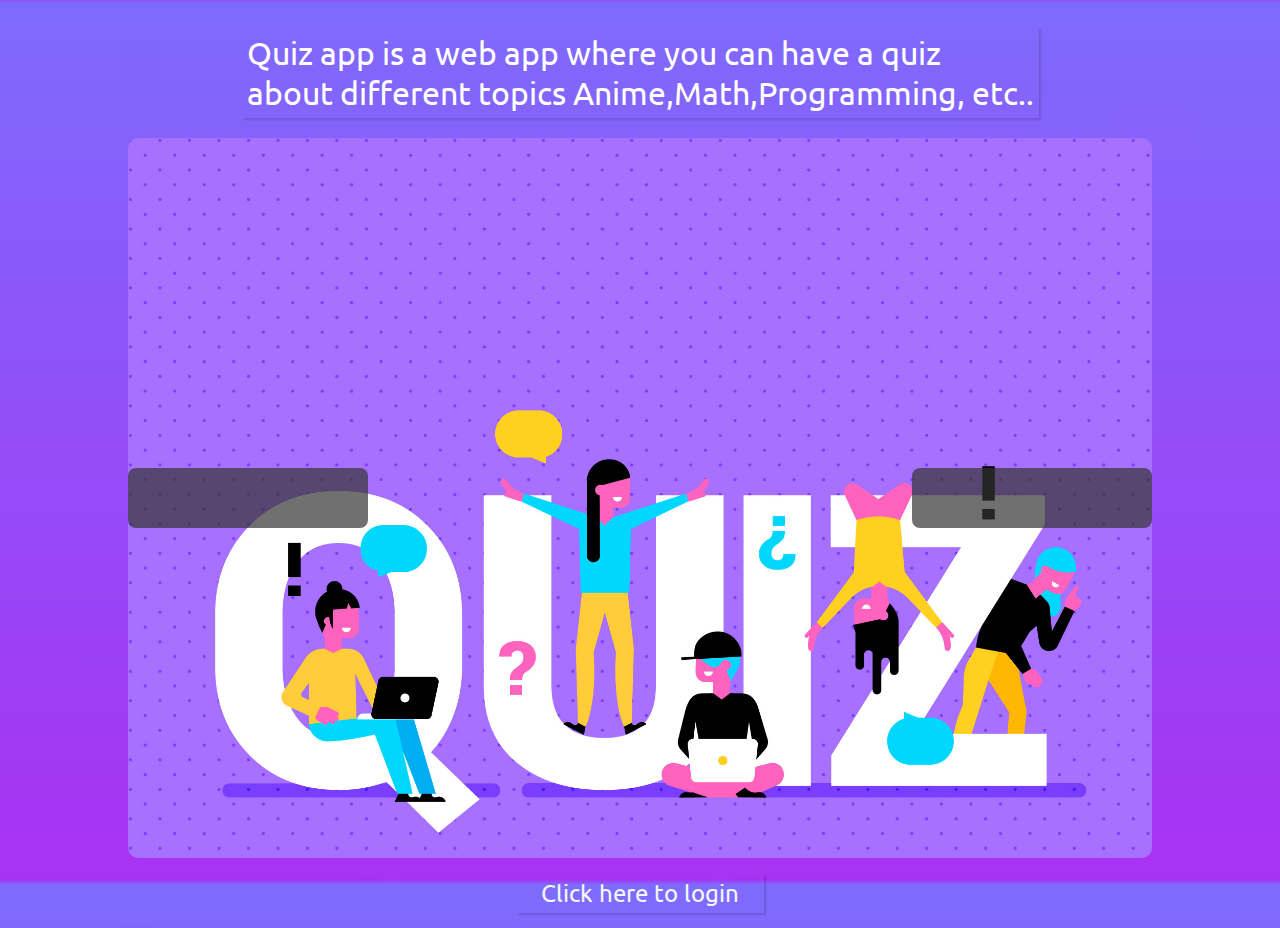
<file: html/index.html>
<!DOCTYPE html>
<html lang="en">
  <head>
    <link rel="preconnect" href="https://fonts.googleapis.com" />
    <link rel="preconnect" href="https://fonts.gstatic.com" crossorigin />
    <link
      href="https://fonts.googleapis.com/css2?family=Ubuntu:wght@500&display=swap"
      rel="stylesheet"
    />
    <link
      href="https://fonts.googleapis.com/icon?family=Material+Icons"
      rel="stylesheet"
    />
    <link
      href="https://fonts.googleapis.com/css2?family=Roboto:wght@300&display=swap"
      rel="stylesheet"
    />
    <meta charset="UTF-8" />
    <meta http-equiv="X-UA-Compatible" content="IE=edge" />
    <meta name="viewport" content="width=device-width, initial-scale=1.0" />
    <link rel="stylesheet" href="../css/index.css" crossorigin="anonymous" />
    <title>Document</title>
  </head>
  <body>
    <div class="hor">
      <div class="ver">
        <div class="hor">
          <div class="description hor">
            Quiz app is a web app where you can have a quiz <br />
            about different topics Anime,Math,Programming, etc..
          </div>
        </div>
        <div id="picBox" class="picBox ver">
          <div class="btnsRow hor">
            <div onclick="back()" class="btn1 ver hor">
              <span class="material-icons">west </span>
            </div>
            <div onclick="forward()" class="btn1 ver hor">
              <span class="material-icons">east </span>
            </div>
          </div>
        </div>
        <div class="hor">
          <div class="login">
            <a href="../html/login.html">Click here to login</a>
          </div>
        </div>
      </div>
    </div>
    <script src="../js/index.js"></script>
  </body>
</html>
</file>
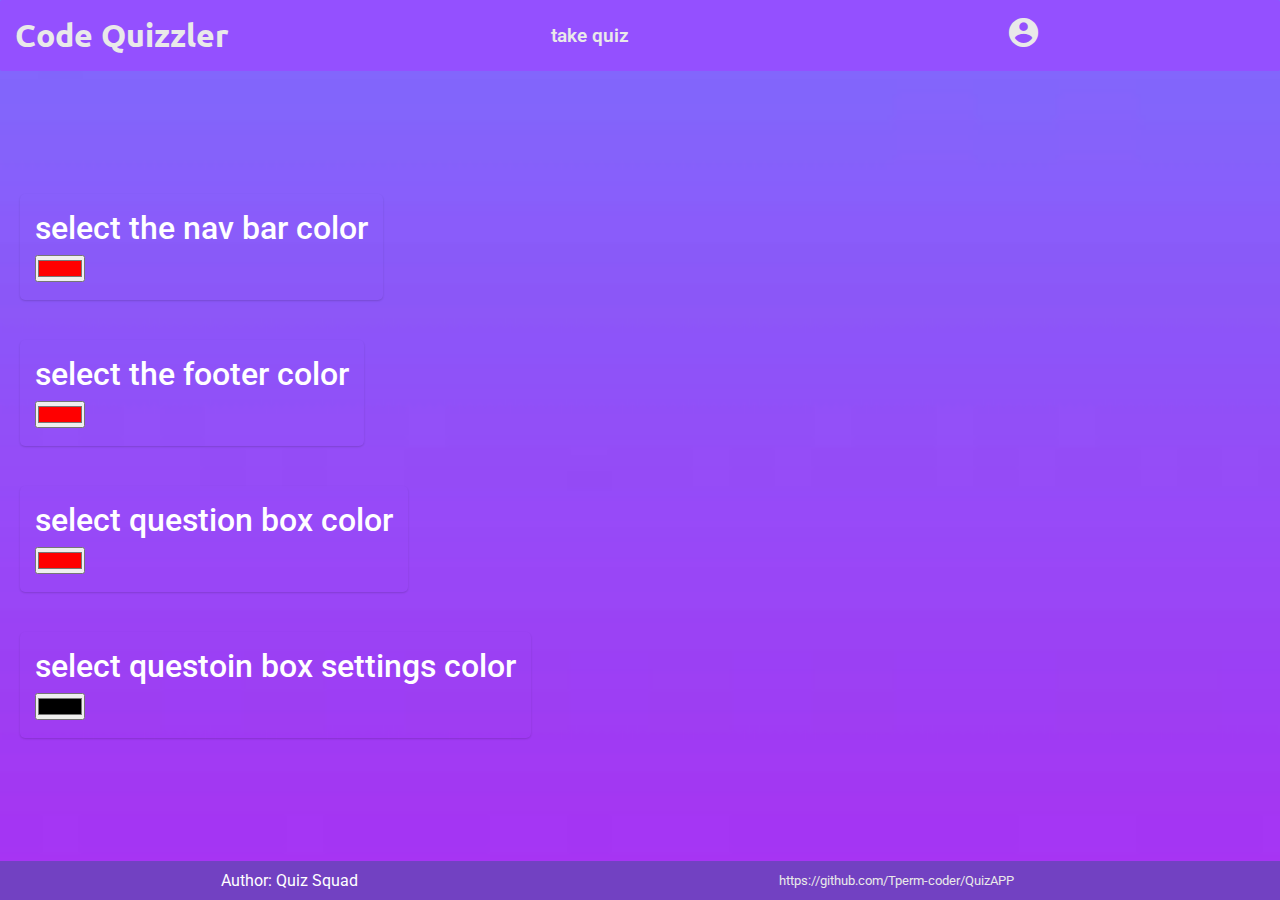
<file: html/admin.html>
<!DOCTYPE html>
<html lang="en">
  <head>
    <link rel="preconnect" href="https://fonts.googleapis.com" />
    <link rel="preconnect" href="https://fonts.gstatic.com" crossorigin />
    <link
      href="https://fonts.googleapis.com/css2?family=Ubuntu:wght@500&display=swap"
      rel="stylesheet"
    />
    <link
      href="https://fonts.googleapis.com/icon?family=Material+Icons"
      rel="stylesheet"
    />
    <link
      href="https://fonts.googleapis.com/css2?family=Roboto:wght@300&display=swap"
      rel="stylesheet"
    />
    <meta charset="UTF-8" />
    <meta http-equiv="X-UA-Compatible" content="IE=edge" />
    <meta name="viewport" content="width=device-width, initial-scale=1.0" />
    <link rel="stylesheet" href="../css/admin.css" />
    <link rel="stylesheet" href="../css/profile.css" />

    <title>Document</title>
  </head>
  <body>
    <div id="navBarClr" class="navBar">
      <div onclick="home()" class="appName">Code Quizzler</div>
      <div class="options">
        <div onclick="takeQuiz()" class="page">take quiz</div>
      </div>
      <div>
        <div onclick="profile()" class="material-icons">account_circle</div>
        <div onclick="logOut()" class="material-icons">logout</div>
      </div>
    </div>
    <div class="container">
      <div class="field">
        <div class="lbl">select the nav bar color</div>
        <div class="input">
          <input
            onchange="updateClrs()"
            type="color"
            id="navClr"
            name="favcolor"
            value="#ff0000"
          />
        </div>
      </div>
      <div class="field">
        <div class="lbl">select the footer color</div>
        <div class="input">
          <input
            onchange="updateClrs()"
            type="color"
            id="ftrClr"
            name="favcolor"
            value="#ff0000"
          />
        </div>
      </div>
      <div class="field">
        <div class="lbl">select question box color</div>
        <div class="input">
          <input
            onchange="updateClrs()"
            type="color"
            id="qClr"
            name="favcolor"
            value="#ff0000"
          />
        </div>
      </div>
      <div class="field">
        <div class="lbl">select questoin box settings color</div>
        <div class="input">
          <input
            onchange="updateClrs()"
            type="color"
            id="sClr"
            name="favcolor"
            value=""
          />
        </div>
      </div>
    </div>
    <script src="../js/admin.js"></script>
    <footer id="footerClr">
      <div class="footer">
        <p style="color: white">Author: Quiz Squad</p>
        <a
          style="font-size: small"
          class="page"
          href="https://github.com/Tperm-coder/QuizAPP"
          >https://github.com/Tperm-coder/QuizAPP</a
        >
      </div>
    </footer>
    <script src="../js/userMainpage.js"></script>
  </body>
</html>
</file>
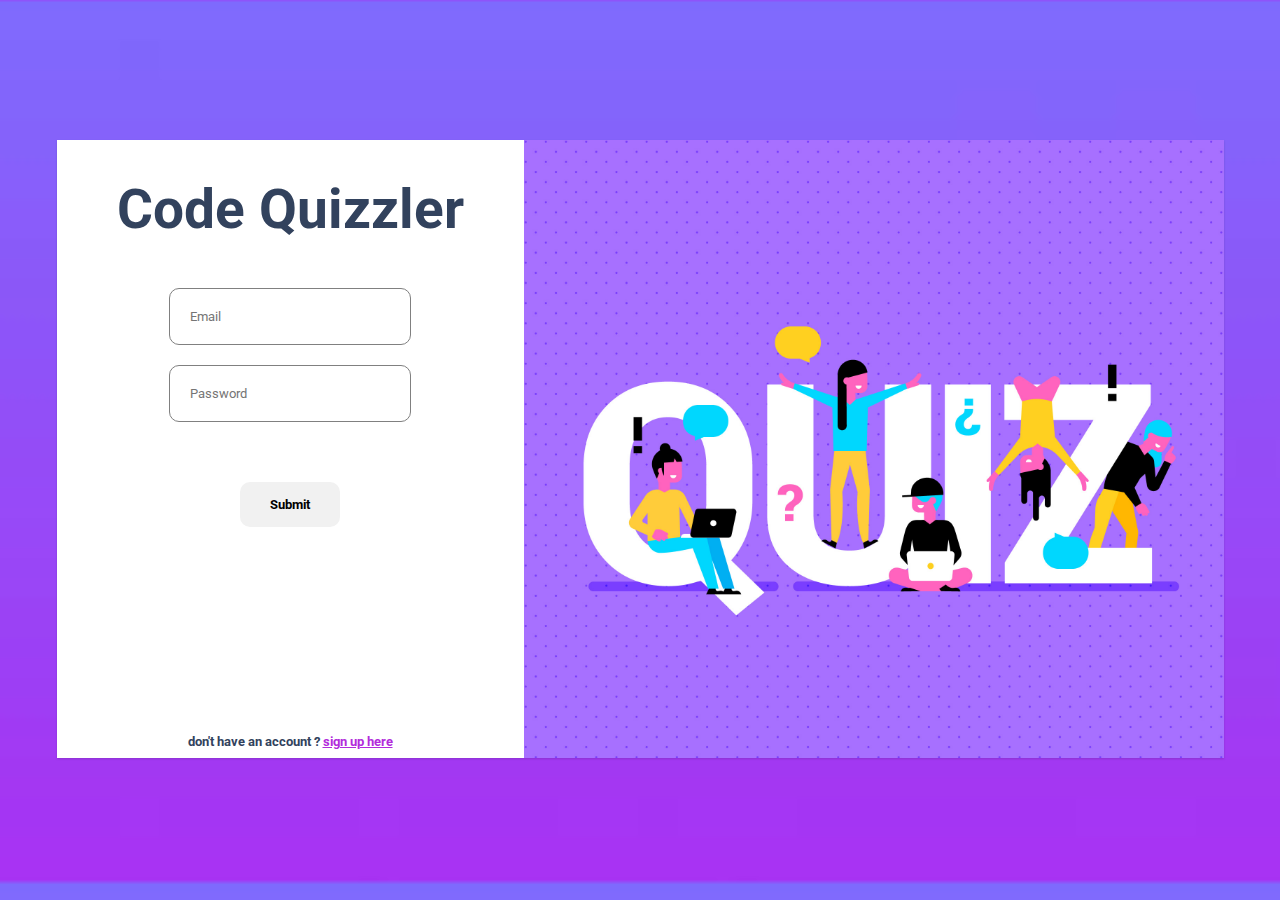
<file: html/login.html>
<!DOCTYPE html>
<html lang="en">
  <head>
    <link rel="preconnect" href="https://fonts.googleapis.com" />
    <link rel="preconnect" href="https://fonts.gstatic.com" crossorigin />
    <link
      href="https://fonts.googleapis.com/css2?family=Roboto:wght@300&display=swap"
      rel="stylesheet"
    />
    <link rel="stylesheet" href="../css/login.css" />
    <meta charset="UTF-8" />
    <meta http-equiv="X-UA-Compatible" content="IE=edge" />
    <meta
      name="viewport"
      content="width=device-width
    , initial-scale=1.0"
    />
    <title>Quiz app</title>
  </head>
  <body>
    <div class="verticalContainer">
      <div class="horizontalContainer">
        <div class="card">
          <div class="container">
            <div class="horizontalCenterLogin">
              <div class="loginBox">
                <h1 class="horizontalCenterSignUp">Code Quizzler</h1>
                <div class="loginBox">
                  <div class="horizontalCenterSignUp">
                    <input
                      id="email"
                      type="email"
                      name="email"
                      placeholder="Email"
                    />
                  </div>
                  <div class="horizontalCenterSignUp">
                    <input
                      id="password"
                      type="password"
                      name="password"
                      placeholder="Password"
                    />
                  </div>
                  <div class="horizontalCenterSignUp">
                    <input onclick="checkLogin()" type="submit" name="submit" />
                  </div>
                  <div
                    id="invalid"
                    class="invalid horizontalCenterSignUp"
                  ></div>
                </div>
              </div>
            </div>
            <div class="horizontalCenterSignUp">
              <h1 class="signUp">
                don't have an account ?
                <a href="../html/signUp.html">sign up here</a>
              </h1>
            </div>
          </div>
          <div class="bg"></div>
        </div>
      </div>
    </div>
    <script src="../js/login.js"></script>
  </body>
</html>
</file>
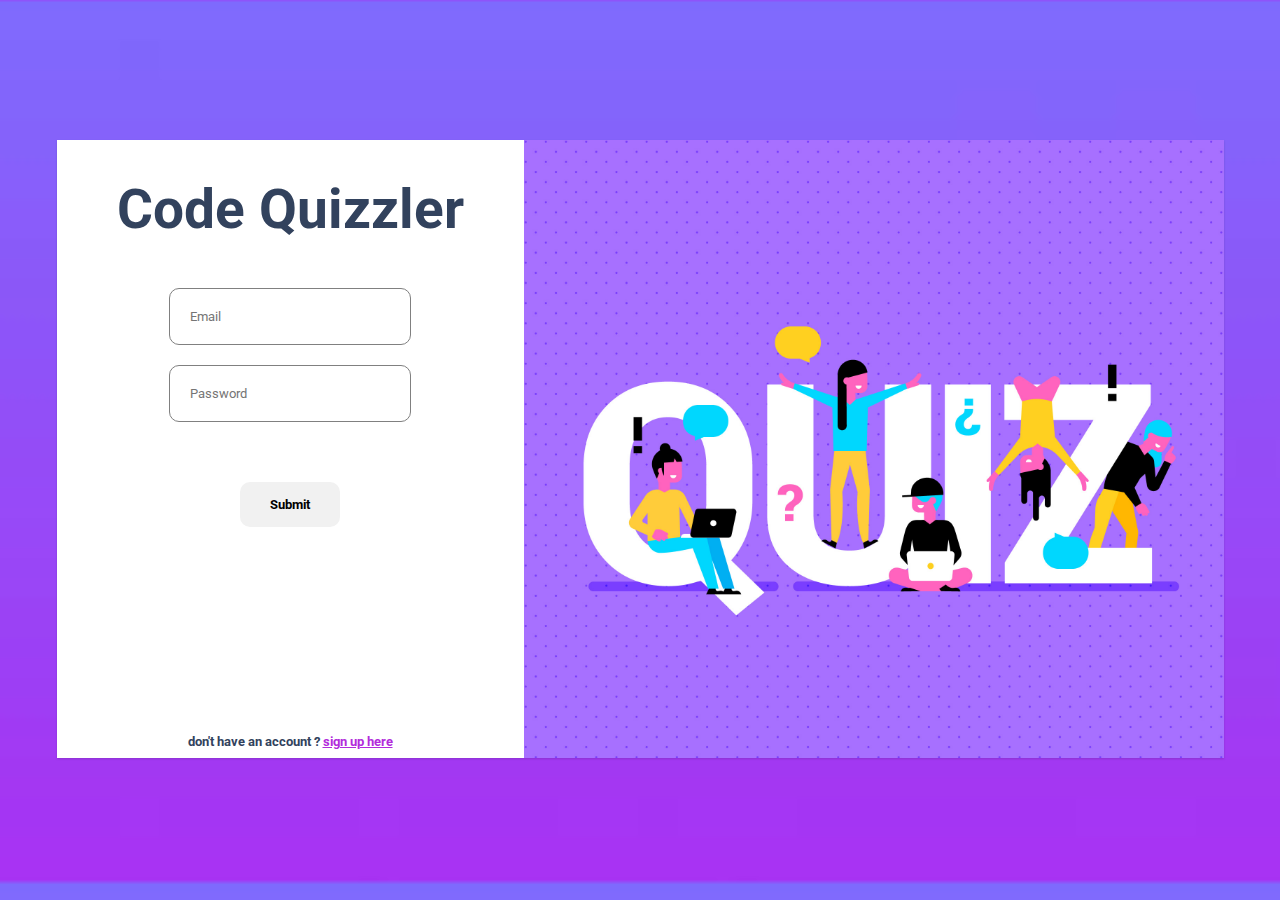
<file: html/profile.html>
<!DOCTYPE html>
<html lang="en">
  <head>
    <link rel="preconnect" href="https://fonts.googleapis.com" />
    <link rel="preconnect" href="https://fonts.gstatic.com" crossorigin />
    <link
      href="https://fonts.googleapis.com/css2?family=Ubuntu:wght@500&display=swap"
      rel="stylesheet"
    />
    <link
      href="https://fonts.googleapis.com/icon?family=Material+Icons"
      rel="stylesheet"
    />
    <link
      href="https://fonts.googleapis.com/css2?family=Roboto:wght@300&display=swap"
      rel="stylesheet"
    />
    <link rel="stylesheet" href="../css/profile.css" />
    <meta charset="UTF-8" />
    <meta http-equiv="X-UA-Compatible" content="IE=edge" />
    <meta name="viewport" content="width=device-width, initial-scale=1.0" />
    <title>Document</title>
  </head>
  <body>
    <div id="navBarClr" class="navBar">
      <div onclick="home()" class="appName">Code Quizzler</div>
      <div class="options">
        <div onclick="takeQuiz()" class="page">take quiz</div>
      </div>
      <div>
        <div onclick="profile()" class="material-icons">account_circle</div>
        <div onclick="logOut()" class="material-icons">logout</div>
      </div>
    </div>
    <!-- <--ana hena aho-->
    <h1 class="h1">My profile</h1>
    <div class="prof">
      <img src="../assets/avatar.png" alt="profile photo" width="200px" />
    </div>
    <div class="centerv">
      <div class="data">
        <div id="name" class="name"></div>
        <div id="score" class="score"></div>
      </div>
    </div>
    <footer id="footerClr">
      <div class="footer">
        <p style="color: white">Author: Quiz Squad</p>
        <a
          style="font-size: small"
          class="page"
          href="https://github.com/Tperm-coder/QuizAPP"
          >https://github.com/Tperm-coder/QuizAPP</a
        >
      </div>
    </footer>
    <script src="../js/userMainpage.js"></script>
  </body>
</html>
</file>
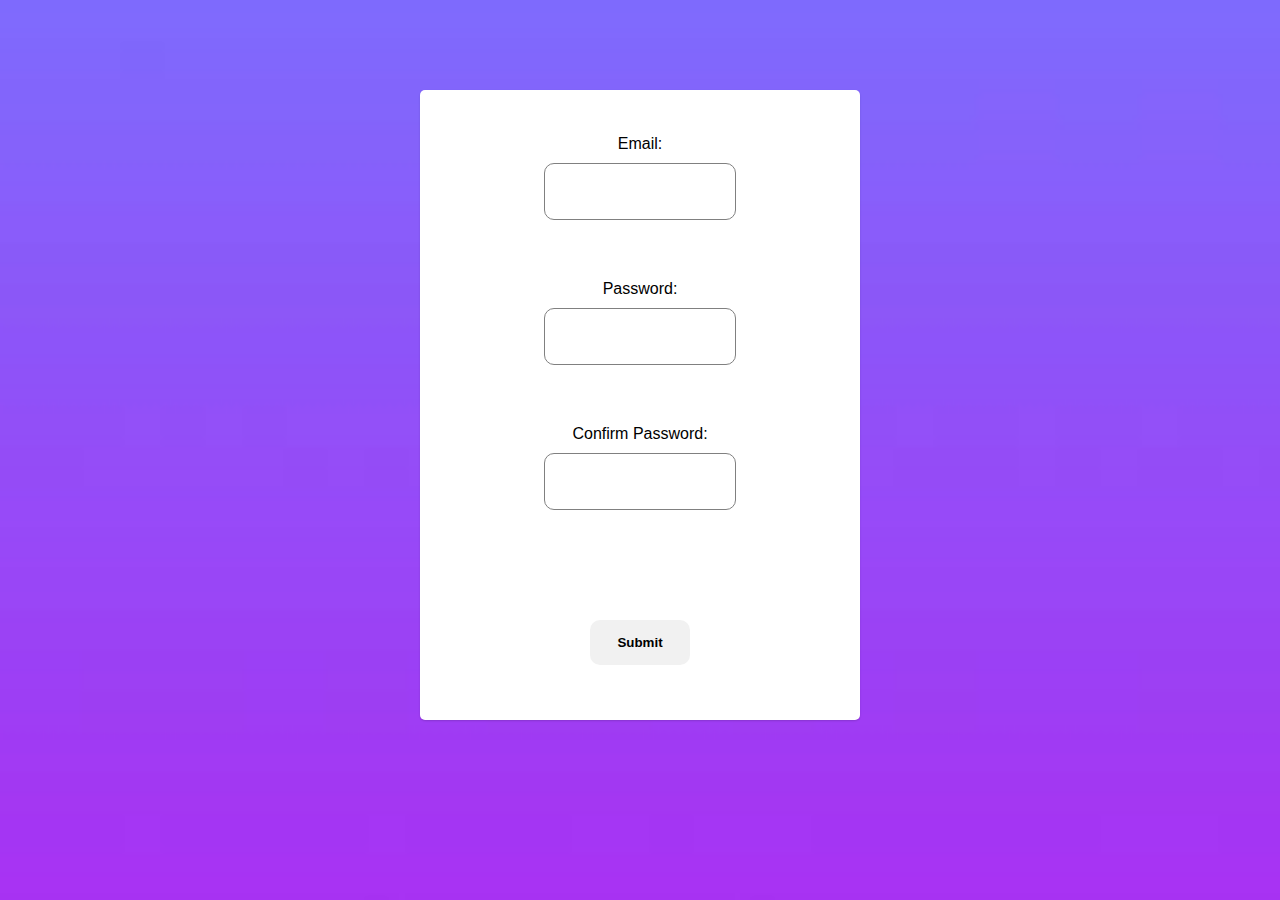
<file: html/signUp.html>
<!DOCTYPE html>
<html lang="en">
  <head>
    <meta charset="UTF-8" />
    <meta http-equiv="X-UA-Compatible" content="IE=edge" />
    <meta name="viewport" content="width=device-width, initial-scale=1.0" />
    <link rel="stylesheet" href="../css/signUp.css" />
    <title>sign up page</title>
  </head>
  <body>
    <div class="center">
      <div class="container">
        <div class="record">
          <div class="center">
            <div class="label">Email:</div>
          </div>
          <div class="input"><input id="email" type="email" /></div>
        </div>
        <div class="record">
          <div class="center">
            <div class="label">Password:</div>
          </div>
          <div class="input"><input id="pass" type="password" /></div>
        </div>
        <div class="record">
          <div class="center">
            <div class="label">Confirm Password:</div>
          </div>
          <div class="input"><input id="pass2" type="password" /></div>
        </div>
        <div class="record">
          <div class="center">
            <input onclick="saveData()" type="submit" name="submit" />
          </div>
        </div>
        <div id="invalid" class="invalid center"></div>
      </div>
    </div>
    <script src="../js/login.js"></script>
  </body>
</html>
</file>
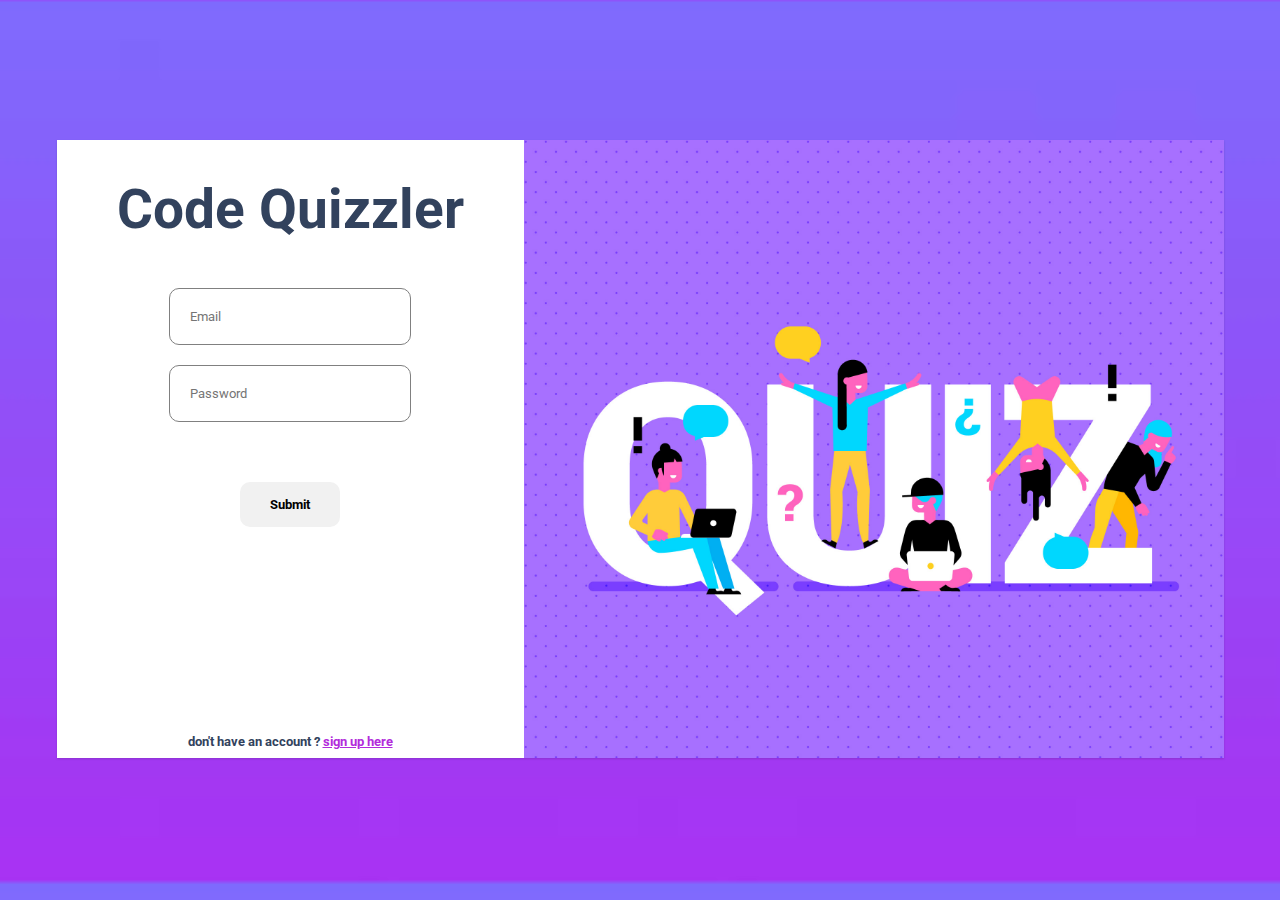
<file: html/takeQuiz.html>
<!DOCTYPE html>
<html lang="en">
  <head>
    <link rel="preconnect" href="https://fonts.googleapis.com" />
    <link rel="preconnect" href="https://fonts.gstatic.com" crossorigin />
    <link
      href="https://fonts.googleapis.com/css2?family=Ubuntu:wght@500&display=swap"
      rel="stylesheet"
    />
    <link
      href="https://fonts.googleapis.com/icon?family=Material+Icons"
      rel="stylesheet"
    />
    <link
      href="https://fonts.googleapis.com/css2?family=Roboto:wght@300&display=swap"
      rel="stylesheet"
    />
    <link rel="stylesheet" href="../css/takeQuiz.css" />
    <meta charset="UTF-8" />
    <meta http-equiv="X-UA-Compatible" content="IE=edge" />
    <meta name="viewport" content="width=device-width, initial-scale=1.0" />
    <title>Document</title>
  </head>
  <body>
    <div id="navBarClr" class="navBar">
      <div onclick="home()" class="appName">Code Quizzler</div>
      <div class="options">
        <div onclick="takeQuiz()" class="page">take quiz</div>
      </div>
      <div>
        <div onclick="profile()" class="material-icons">account_circle</div>
        <div onclick="logOut()" class="material-icons">logout</div>
      </div>
    </div>
    <div id="questionArea" class="questionArea">
      <div class="optionsQ">
        <div class="choose">
          <div class="label">Choose a category :</div>
          <div>
            <select name="category" id="category">
              <option value="Computer">Computer</option>
              <option value="General_knowledge">General knowledge</option>
              <option value="AnimeMange">Anime & Mange</option>
              <option value="Animals">Animals</option>
              <option value="History">History</option>
              <option value="Video_Games">Video_Games</option>
            </select>
          </div>
        </div>
        <div class="choose">
          <div class="label">Choose difficulty :</div>
          <div>
            <select name="category" id="difficulty">
              <option value="easy">Easy</option>
              <option value="medium">Medium</option>
              <option value="hard">Hard</option>
            </select>
          </div>
        </div>
        <div class="rules">
          <div class="rule">Each difficulty has different score</div>
          <div class="">Easy: 5 points</div>
          <div class="">Medium: 10 points</div>
          <div class="">Hard: 15 points</div>
        </div>
        <div class="row">
          <div onclick="start()" class="btn">start</div>
        </div>
      </div>
      <div id="qBox" class="questions"></div>
    </div>
    <footer id="footerClr">
      <div class="footer">
        <p style="color: white">Author: Quiz Squad</p>
        <a
          style="font-size: small"
          class="page"
          href="https://github.com/Tperm-coder/QuizAPP"
          >https://github.com/Tperm-coder/QuizAPP</a
        >
      </div>
    </footer>
    <script src="../js/userMainpage.js"></script>
  </body>
</html>
</file>
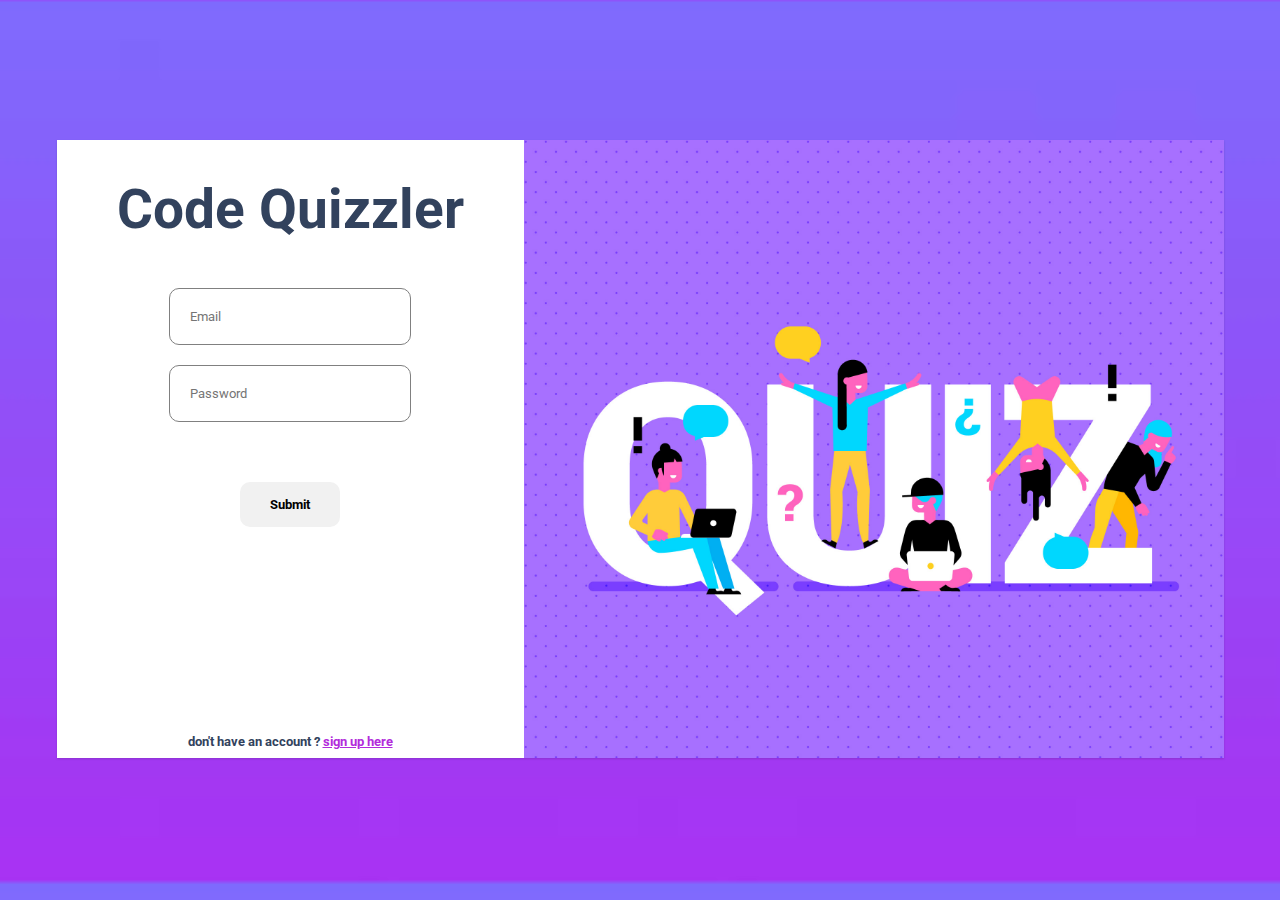
<file: html/userMainPageHome.html>
<!DOCTYPE html>
<html lang="en">
  <head>
    <link rel="preconnect" href="https://fonts.googleapis.com" />
    <link rel="preconnect" href="https://fonts.gstatic.com" crossorigin />
    <link
      href="https://fonts.googleapis.com/css2?family=Ubuntu:wght@500&display=swap"
      rel="stylesheet"
    />
    <link
      href="https://fonts.googleapis.com/icon?family=Material+Icons"
      rel="stylesheet"
    />
    <link
      href="https://fonts.googleapis.com/css2?family=Roboto:wght@300&display=swap"
      rel="stylesheet"
    />
    <link rel="stylesheet" href="../css/userMainPage.css" />
    <meta charset="UTF-8" />
    <meta http-equiv="X-UA-Compatible" content="IE=edge" />
    <meta name="viewport" content="width=device-width, initial-scale=1.0" />
    <title>Document</title>
  </head>
  <body>
    <div id="navBarClr" class="navBar">
      <div onclick="home()" class="appName">Code Quizzler</div>
      <div class="options">
        <div onclick="takeQuiz()" class="page">take quiz</div>
      </div>
      <div>
        <div onclick="profile()" class="material-icons">account_circle</div>
        <div onclick="logOut()" class="material-icons">logout</div>
      </div>
    </div>
    <footer id="footerClr">
      <div class="footer">
        <p style="color: white">Author: Quiz Squad</p>
        <a
          style="font-size: small"
          class="page"
          href="https://github.com/Tperm-coder/QuizAPP"
          >https://github.com/Tperm-coder/QuizAPP</a
        >
      </div>
    </footer>
    <script src="../js/userMainpage.js"></script>
  </body>
</html>
</file>
<file: css/index.css>
* {
  /* border: 1px solid grey; */
  font-family: "Roboto", sans-serif;
}

html {
  height: 98%;
}
body {
  height: 100%;
  background-image: url(../assets/bg.jpg);
  background-size: cover;
}

.hor {
  display: flex;
  flex-direction: row;
  justify-content: center;
}

.ver {
  display: flex;
  flex-direction: column;
  justify-content: center;
  height: 100%;
}

.picBox {
  width: 1024px;
  height: 720px;
  /* background-color: blue; */
  background-image: url(../assets/bgPattern.jpg);
  background-size: cover;
  border-radius: 10px;
  overflow: hidden;
  opacity: 1;
  -webkit-transition: background 0.8s linear;
  -moz-transition: background 0.8s linear;
  -o-transition: background 0.8s linear;
  -ms-transition: background 0.8s linear;
  transition: background 0.8s linear;
}

.material-icons {
  font-size: 60px;
  color: rgb(218, 218, 218);
}
.material-icons:hover {
  color: rgb(255, 255, 255);
  cursor: pointer;
}

.btn1 {
  opacity: 70%;
  width: min-content;
  background-color: rgb(53, 53, 53);
  border-radius: 8px;
  /* justify-content: center; */
}

.btn1:hover {
  background-color: rgb(87, 87, 87);
  cursor: pointer;
}
.btnsRow {
  display: flex;
  flex-direction: row;
  justify-content: space-between;
}

.description {
  padding: 5px;
  font-family: "Ubuntu", sans-serif;
  color: rgb(255, 255, 255);
  margin: 20px;
  font-size: xx-large;
  box-shadow: 2px 2px 2px rgba(0, 0, 0, 0.15);
  transition: box-shadow 0.3s ease-in-out;
  width: fit-content;
}

.description:hover {
  box-shadow: 0 5px 10px rgba(15, 0, 9, 0.4);
  transition: box-shadow 0.3s ease-in-out;
}

a {
  text-decoration: none;
  color: aliceblue;
  margin: 15px;
  padding: 5px;
  font-family: "Ubuntu", sans-serif;
  font-size: x-large;
}
.login {
  box-shadow: 2px 2px 2px rgba(0, 0, 0, 0.15);
  transition: box-shadow 0.3s ease-in-out;
  margin: 15px;
  padding: 5px;
}

.login:hover {
  box-shadow: 0 5px 10px rgba(15, 0, 9, 0.4);
  transition: box-shadow 0.3s ease-in-out;
}
</file>
<file: css/admin.css>
* {
  /* border: 1px solid grey; */

  font-family: "Ubuntu", sans-serif;
}

html {
  height: 98%;
}
body {
  height: 100%;
  display: flex;
  flex-direction: row;
  justify-content: center;
}

.container {
  display: flex;
  flex-direction: column;
  justify-content: center;
}

.field {
  border-radius: 5px;
  font-weight: 500;
  margin: 20px;
  font-size: xx-large;
  box-shadow: 0 1px 2px rgba(0, 0, 0, 0.15);
  transition: box-shadow 0.3s ease-in-out;
  width: fit-content;
  padding: 15px;
  color: white;
  font-weight: 500;
}

.field:hover {
  box-shadow: 0 5px 15px rgba(15, 0, 9, 0.4);
  transition: box-shadow 0.3s ease-in-out;
}

input:hover {
  cursor: pointer;
}

/* .row {
  display: flex;
  flex-direction: row;
  justify-content: center;
} */
</file>
<file: css/profile.css>
* {
  /* border: 1px solid grey; */
  text-decoration: none;
  font-family: "Roboto", sans-serif;
  padding: 0px;
  margin: 0px;
}
html {
  height: 100%;
}
body {
  height: 100%;
  /* background-image: url(../assets/welcome.jpg); */
  /* background-size: cover; */
  display: flex;
  flex-direction: column;
  justify-content: space-between;
}

.navBar {
  font-weight: 600;
  color: rgb(233, 233, 233);
  border-radius: 2px;
  padding: 15px;
  background-color: #3f5efb;
  display: flex;
  flex-direction: row;
  justify-content: space-between;
}

.options {
  display: flex;
  flex-direction: row;
  justify-content: space-between;
}

.page {
  transition: text-decoration-color 500ms, text-underline-offset 500ms;
  text-decoration: underline 0.15em rgba(0, 0, 0, 0);
  text-underline-offset: 0.2em;
  display: flex;
  flex-direction: column;
  justify-content: center;
  vertical-align: middle;
  margin-right: 45px;
  font-size: larger;
}

.appName {
  color: rgb(233, 233, 233);
  flex-direction: column;
  justify-content: center;
  font-family: "Ubuntu", sans-serif;
  font-weight: bolder;
  font-size: xx-large;
}
.appName:hover {
  color: white;
  cursor: pointer;
}

.page:hover {
  color: white;
  cursor: pointer;
  text-decoration-color: rgb(255, 255, 255);
}

.items {
  display: flex;
  flex-direction: row;
}

.material-icons {
  margin-left: 10px;
  color: rgb(233, 233, 233);
  cursor: pointer;
  font-size: 35px;
}
.material-icons:hover {
  color: white;
}

a {
  text-decoration: none;
  color: rgb(233, 233, 233);
}

footer {
  padding: 10px;
  background: rgb(114, 65, 194);
}

.footer {
  display: flex;
  flex-direction: row;
  justify-content: space-around;
}

.data {
  display: flex;
  flex-direction: column;
  justify-content: center;
  color: white;
}

.centerv {
  display: flex;
  flex-direction: row;
  justify-content: center;
}

.name {
  font-size: xx-large;
  margin: 10px;
}
/* <--ana hena aho--> */
.h1 {
  color: aliceblue;
  display: flex;
  justify-content: center;
}
body {
  height: 100%;
  background-image: url(../assets/bg.jpg);
  background-size: cover;
  background-position: 50%;
}
.prof {
  display: flex;
  justify-content: center;
}

.h1 {
  font-size: 60px;
}

img {
  border-radius: 50px;
}
</file>
<file: css/login.css>
* {
  /* border: 1px solid grey; */
  font-family: "Roboto", sans-serif;
}

html {
  height: 98%;
}
body {
  height: 100%;
  background-image: url(../assets/bg.jpg);
  background-size: cover;
}

.container {
  padding-left: 60px;
  padding-right: 60px;
  width: max-content;
  display: flex;
  flex-direction: column;
  justify-content: space-between;
}

.loginBox {
  justify-content: space-between;
  display: flex;
  flex-direction: column;
}

.pad {
  padding-left: 15px;
}

input {
  outline: none;
  border-radius: 10px;
  border: 1px solid grey;
  width: 200px;
  padding: 20px;
  margin: 10px;
  transition: 0.25s;
}
input[type="email"]:focus {
  border: 2px solid grey;
  background-color: rgb(242, 242, 242);
  width: 250px;
}
input[type="password"]:focus {
  border: 2px solid grey;
  background-color: rgb(242, 242, 242);
  width: 250px;
}

/* copy paste from stackoverflow */
/* disable blue background when auto fill */
input:-webkit-autofill {
  -webkit-box-shadow: 0 0 0 30px rgb(255, 255, 255) inset !important;
}
/*  */

.invalid {
  color: rgb(241, 47, 89);
  font-size: small;
}
input[type="submit"] {
  font-weight: bold;
  padding: 15px;
  margin-top: 50px;
  width: 100px;
  cursor: pointer;
  border: none;
  background-color: rgb(241, 241, 241);
}

input[type="submit"]:hover {
  background-color: rgb(207, 207, 207);
}

.horizontalCenterLogin {
  display: flex;
  flex-direction: row;
  justify-content: center;
}

.horizontalCenterSignUp {
  display: flex;
  flex-direction: row;
  justify-content: center;
}

.horizontalContainer {
  margin: 0px 500px;
  height: 70%;
  display: flex;
  flex-direction: row;
  justify-content: center;
}

.horizontalCenterSubmit {
  display: flex;
  flex-direction: row;
  justify-content: center;
}

h1 {
  color: rgb(50, 66, 93);
  font-size: 55px;
}
.signUp {
  font-size: small;
}

a {
  color: rgb(178, 43, 219);
}

.verticalContainer {
  height: 100%;
  display: flex;
  flex-direction: column;
  justify-content: center;
}

.description {
  color: rgb(50, 66, 93);
  padding: 15px;
  font-size: large;
  text-align: start;
}

.bg {
  margin: auto;
  background-image: url(../assets/bgPattern.jpg);
  background-size: cover;
  height: 100%;
  width: 700px;
}

.card {
  background-color: white;
  display: flex;
  width: min-content;
  flex-direction: row;
  justify-content: center;
  box-shadow: 0 1px 2px rgba(0, 0, 0, 0.15);
  transition: box-shadow 0.3s ease-in-out;
}

.card:hover {
  box-shadow: 0 5px 15px rgba(15, 0, 9, 0.4);
  transition: box-shadow 0.3s ease-in-out;
}
</file>
<file: css/signUp.css>
* {
  /* border: 2px solid grey; */
  text-decoration: none;
  font-family: "Roboto", sans-serif;
  padding: 0px;
  margin: 0px;
}
html {
  height: 100%;
}
body {
  height: 90%;
  display: flex;
  flex-direction: column;
  justify-content: center;
  background-image: url(../assets/bg.jpg);
  background-size: cover;
}
.container {
  display: flex;
  flex-direction: column;
  background-color: rgb(255, 255, 255);
  border-radius: 5px;
  width: 400px;
  padding: 20px;
  box-shadow: 0 1px 2px rgba(0, 0, 0, 0.15);
  transition: box-shadow 0.3s ease-in-out;
}

.container:hover {
  box-shadow: 0 5px 15px rgba(15, 0, 9, 0.4);
  transition: box-shadow 0.3s ease-in-out;
}
input {
  outline: none;
  border-radius: 10px;
  border: 1px solid grey;
  width: 150px;
  padding: 20px;
  margin: 10px;
  transition: 0.25s;
}
input[type="email"]:focus {
  border: 2px solid grey;
  background-color: rgb(242, 242, 242);
  width: 250px;
}
input[type="password"]:focus {
  border: 2px solid grey;
  background-color: rgb(242, 242, 242);
  width: 250px;
}
input:-webkit-autofill {
  -webkit-box-shadow: 0 0 0 30px rgb(255, 255, 255) inset !important;
}
.invalid {
  color: rgb(241, 47, 89);
  font-size: small;
}

input[type="submit"] {
  font-weight: bold;
  padding: 15px;
  margin-top: 50px;
  width: 100px;
  cursor: pointer;
  border: none;
  background-color: rgb(241, 241, 241);
}

input[type="submit"]:hover {
  background-color: rgb(207, 207, 207);
}

.record {
  margin: 25px;
  display: flex;
  flex-direction: column;
  justify-content: start;
}

.label {
  display: flex;
  flex-direction: column;
  justify-content: center;
}

.center {
  display: flex;
  flex-direction: row;
  justify-content: center;
}
.input {
  display: flex;
  flex-direction: row;
  justify-content: center;
}
</file>
<file: css/takeQuiz.css>
* {
  /* border: 1px solid grey; */
  text-decoration: none;
  font-family: "Roboto", sans-serif;
  padding: 0px;
  margin: 0px;
}
html {
  height: 100%;
}
body {
  height: 100%;
  display: flex;
  flex-direction: column;
  justify-content: space-between;
}
.choose {
  padding: 10px;
  font-size: x-large;
  border: 1px dashed #a9b7ff;
}

.label {
  margin: 5px;
}

.nxtBtn {
  margin: 20px;
}

.rad {
  margin: 15px;
}

.spn {
  font-family: "Ubuntu", sans-serif;
  font-size: xx-large;
}

.qBox {
  display: flex;
  flex-direction: column;
}

.rules {
  padding: 15px;
  text-align: start;
  font-weight: normal;
  font-size: x-large;
  margin-top: 10px;
  border: 1px dashed #a9b7ff;
}
.rule {
  margin-bottom: 10px;
}
.result {
  font-size: xx-large;
}
.optionsQ {
  /* border-right: 1px dashed whitesmoke; */
  display: flex;
  flex-direction: column;
  margin: 10px;
  font-weight: bolder;
  font-family: "Ubuntu", sans-serif;
  color: white;
  height: min-content;
}
label {
  margin: 5px;
}
.btn {
  cursor: pointer;
  font-family: "Ubuntu", sans-serif;
  color: #8f52c9;
  background-color: rgb(228, 228, 228);
  width: fit-content;
  padding: 5px;
  border-radius: 5px;
  margin-top: 15px;
  font-size: x-large;
}

.btn:hover {
  background-color: white;
}
.row {
  display: flex;
  flex-direction: row;
  justify-content: center;
}
.rows {
  display: flex;
  flex-direction: row;
}
select {
  padding: 5px;
  font-size: large;
  font-family: "Ubuntu", sans-serif !important;
  border-radius: 5px;
}
option {
  background-color: #f7f7f7da;
}

.questionArea {
  display: flex;
  flex-direction: row;
  border-radius: 5px;
  margin: 5%;
  margin-left: 20%;
  margin-right: 20%;
  width: auto;
  height: 100%;
  background-color: #722fbeda;
}

.navBar {
  font-weight: 600;
  color: rgb(233, 233, 233);
  border-radius: 2px;
  padding: 15px;
  background-color: #3f5efb;
  display: flex;
  flex-direction: row;
  justify-content: space-between;
}

.options {
  display: flex;
  flex-direction: row;
  justify-content: space-between;
}

.page {
  transition: text-decoration-color 500ms, text-underline-offset 500ms;
  text-decoration: underline 0.15em rgba(0, 0, 0, 0);
  text-underline-offset: 0.2em;
  display: flex;
  flex-direction: column;
  justify-content: center;
  vertical-align: middle;
  margin-right: 45px;
  font-size: larger;
}

.appName {
  color: rgb(233, 233, 233);
  flex-direction: column;
  justify-content: center;
  font-family: "Ubuntu", sans-serif;
  font-weight: bolder;
  font-size: xx-large;
}
.appName:hover {
  color: white;
  cursor: pointer;
}

.page:hover {
  color: white;
  cursor: pointer;
  text-decoration-color: rgb(255, 255, 255);
}

.items {
  display: flex;
  flex-direction: row;
}

.material-icons {
  margin-left: 10px;
  color: rgb(233, 233, 233);
  cursor: pointer;
  font-size: 35px;
}
.material-icons:hover {
  color: white;
}

a {
  text-decoration: none;
  color: rgb(233, 233, 233);
}

footer {
  padding: 10px;
  background: rgb(114, 65, 194);
}

.footer {
  display: flex;
  flex-direction: row;
  justify-content: space-around;
}

.questions {
  /* padding: 15px; */
  color: white;
  border-radius: 5px;
  background-color: rgb(97, 0, 177);
  width: 100%;
  height: 100%;
}

.q {
  font-family: "Ubuntu", sans-serif;
  margin: 15px;
  font-size: xx-large;
  margin-bottom: 50px;
}

input[type="radio"] {
  -ms-transform: scale(1.5); /* IE 9 */
  -webkit-transform: scale(1.5); /* Chrome, Safari, Opera */
  transform: scale(1.5);
}
</file>
<file: css/userMainPage.css>
* {
  /* border: 1px solid grey; */
  text-decoration: none;
  font-family: "Roboto", sans-serif;
  padding: 0px;
  margin: 0px;
}
html {
  height: 100%;
}
body {
  height: 100%;
  background-image: url(../assets/welcome.jpg);
  background-size: cover;
  display: flex;
  flex-direction: column;
  justify-content: space-between;
}

.navBar {
  font-weight: 600;
  color: rgb(233, 233, 233);
  border-radius: 2px;
  padding: 15px;
  display: flex;
  flex-direction: row;
  justify-content: space-between;
}

.options {
  display: flex;
  flex-direction: row;
  justify-content: space-between;
}

.page {
  transition: text-decoration-color 500ms, text-underline-offset 500ms;
  text-decoration: underline 0.15em rgba(0, 0, 0, 0);
  text-underline-offset: 0.2em;
  display: flex;
  flex-direction: column;
  justify-content: center;
  vertical-align: middle;
  margin-right: 45px;
  font-size: larger;
}

.appName {
  color: rgb(233, 233, 233);
  flex-direction: column;
  justify-content: center;
  font-family: "Ubuntu", sans-serif;
  font-weight: bolder;
  font-size: xx-large;
}
.appName:hover {
  color: white;
  cursor: pointer;
}

.page:hover {
  color: white;
  cursor: pointer;
  text-decoration-color: rgb(255, 255, 255);
}

.items {
  display: flex;
  flex-direction: row;
}

.material-icons {
  margin-left: 10px;
  color: rgb(233, 233, 233);
  cursor: pointer;
  font-size: 35px;
}
.material-icons:hover {
  color: white;
}

a {
  text-decoration: none;
  color: rgb(233, 233, 233);
}

footer {
  padding: 10px;
  background: rgb(114, 65, 194);
}

.footer {
  display: flex;
  flex-direction: row;
  justify-content: space-around;
}
</file>
